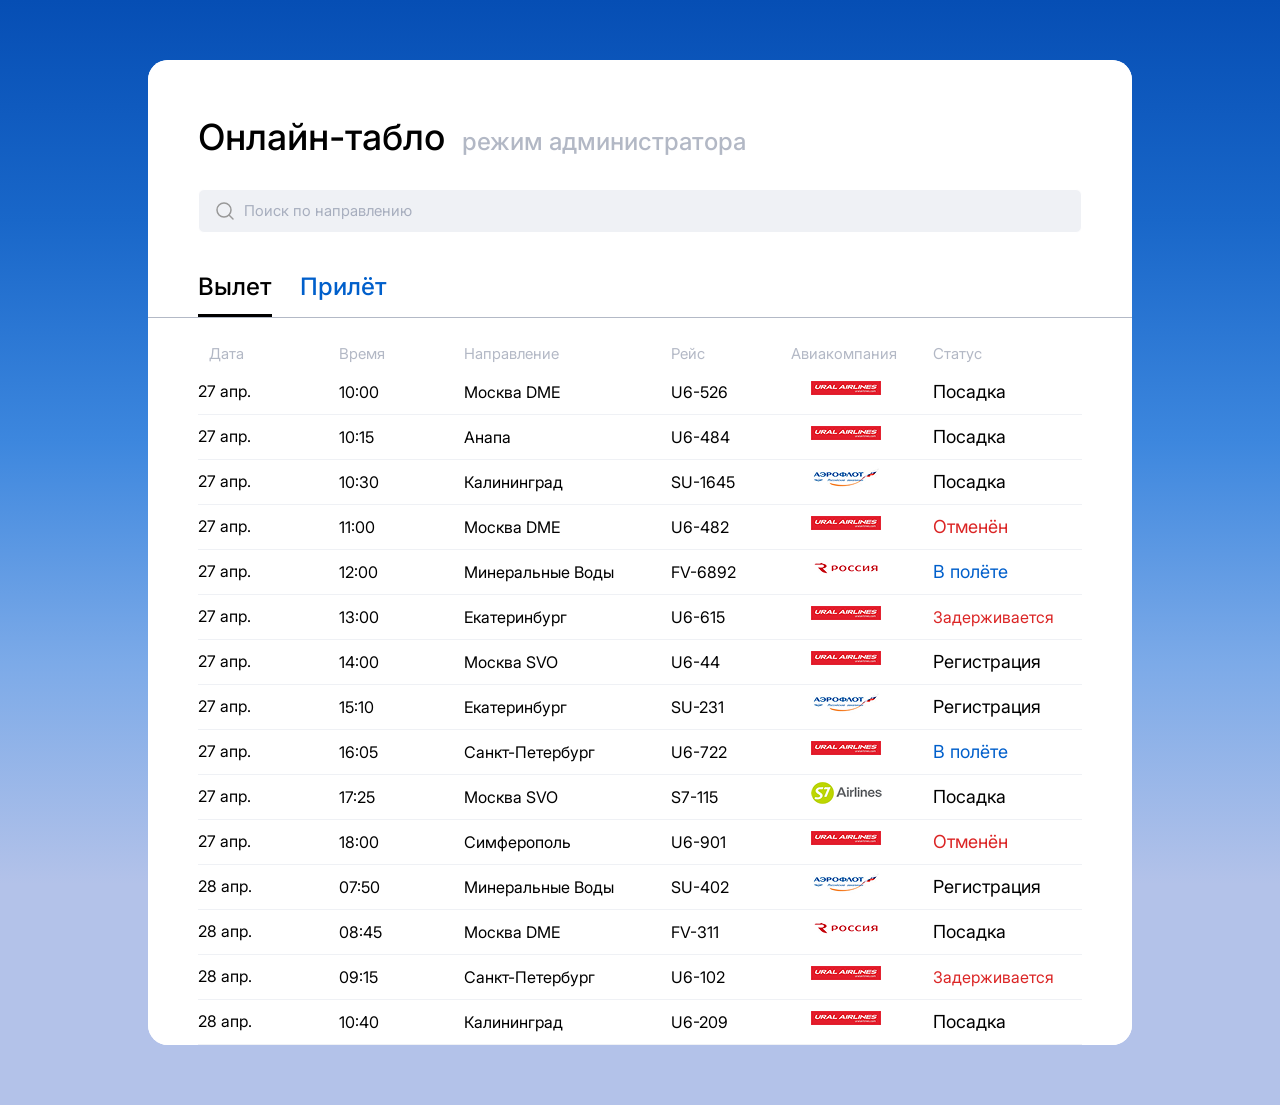
<file: index.html>
<!DOCTYPE html>
<html lang="ru">
<head>
    <meta charset="UTF-8">
    <meta name="viewport" content="width=device-width, initial-scale=1.0">
    <title>Онлайн-табло аэропорта</title>
    <link rel="stylesheet" href="css/style.css">
</head>
<body class="page">
    <main class="board board--user">
        <header class="board__header board__header--user">
            <div class="board__header-left">
                <h1 class="board__title">Онлайн-табло</h1>
                <a class="board__edit-btn" href="admin.html">режим администратора</a>

            </div>
        </header>

        <section class="board__search board__search--user">
            <h2 class="board__search-title visually-hidden">Поиск</h2>
            <div class="search search--user">
                <svg class="search__icon" width="20" height="20" viewBox="0 0 20 20" fill="none" aria-hidden="true">
                    <circle cx="9" cy="9" r="7" stroke="#999" stroke-width="1.5"/>
                    <line x1="14" y1="14" x2="18" y2="18" stroke="#999" stroke-width="1.5" stroke-linecap="round"/>
                </svg>
                <label for="searchInput" class="search__label visually-hidden">Поиск по направлению</label>
                <input type="text" class="search__input" id="searchInput" placeholder="Поиск по направлению" aria-label="Поиск по направлению">
            </div>
        </section>

        <nav class="board__tabs board__tabs--user">
            <button class="board__tab board__tab--active" data-type="Вылет" id="tabDeparture">Вылет</button>
            <button class="board__tab" data-type="Прилёт" id="tabArrival">Прилёт</button>
        </nav>

        <section class="board__table-section board__table-section--user">
            <h2 class="board__table-title visually-hidden">Информация о полёте</h2>
            <table class="board__table" id="flightsTable">
                <thead class="board__thead">
                    <tr class="board__row board__row--user board__row--header">
                        <th class="board__cell board__cell--header board__cell--user-data">Дата</th>
                        <th class="board__cell board__cell--header board__cell--user-time">Время</th>
                        <th class="board__cell board__cell--header board__cell--user-direction">Направление</th>
                        <th class="board__cell board__cell--header board__cell--user-flight">Рейс</th>
                        <th class="board__cell board__cell--header board__cell--airline board__cell--airline-user">Авиакомпания</th>
                        <th class="board__cell board__cell--header board__cell--user-status">Статус</th>
                    </tr>
                </thead>
                <tbody class="board__tbody board__tbody--user" id="flightsBody">
                </tbody>
            </table>
        </section>
    </main>

    <script src="js/data.js"></script>
    <script src="js/main.js"></script>
</body>
</html>
</file>
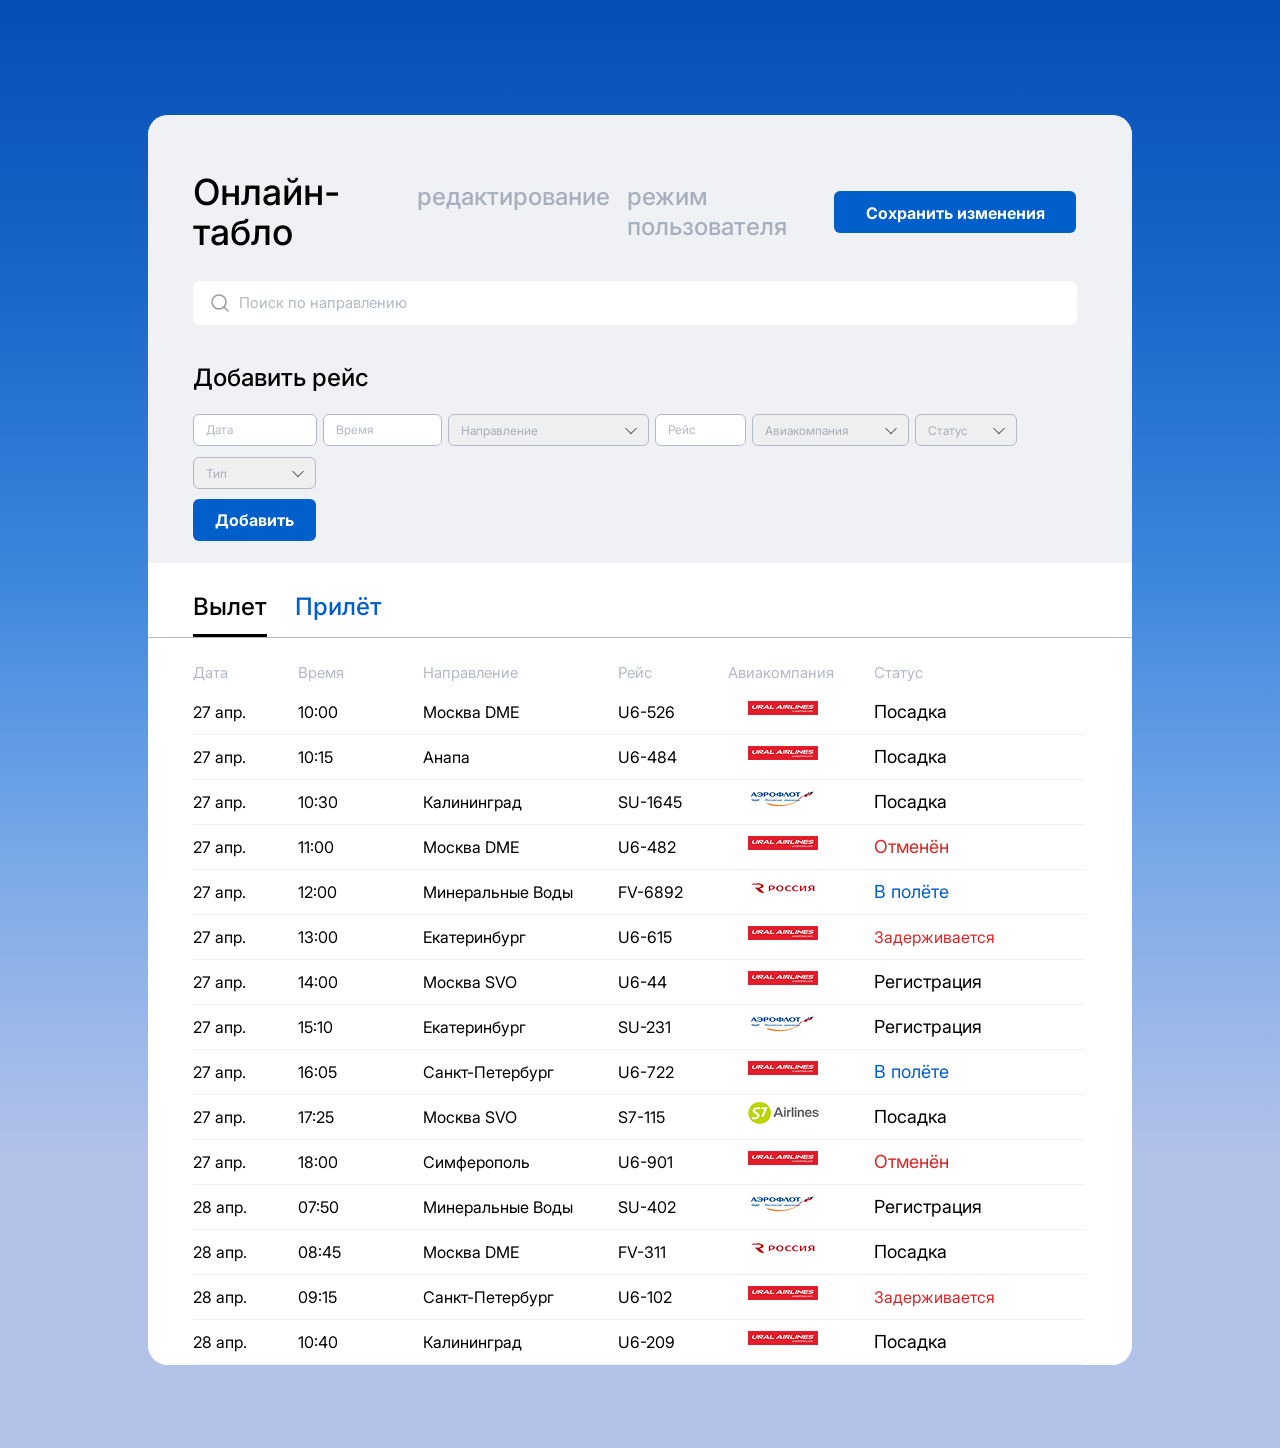
<file: admin.html>
<!DOCTYPE html>
<html lang="ru">

<head>
    <meta charset="UTF-8">
    <meta name="viewport" content="width=device-width, initial-scale=1.0">
    <title>Онлайн-табло — Администратор</title>
    <link rel="stylesheet" href="css/style.css">
</head>

<body class="page page--admin">
    <main class="board">
        <header class="board__header">
            <div class="board__header-left">
                <h1 class="board__title board__title--admin">Онлайн-табло</h1>
                <button class="board__edit-btn" id="editBtn">редактирование</button>
                <a class="board__edit-btn" href="index.html">режим пользователя</a>
            </div>
            <div class="board__header-right">
                <button class="board__save-btn" id="saveBtn">Сохранить изменения</button>
            </div>
        </header>

        <section class="board__search">
            <h2 class="board__search-title visually-hidden">Поиск</h2>
            <div class="search">
                <svg class="search__icon" width="20" height="20" viewBox="0 0 20 20" fill="none" aria-hidden="true">
                    <circle cx="9" cy="9" r="7" stroke="#999" stroke-width="1.5" />
                    <line x1="14" y1="14" x2="18" y2="18" stroke="#999" stroke-width="1.5" stroke-linecap="round" />
                </svg>
                <label for="searchInput" class="search__label visually-hidden">Поиск по направлению</label>
                <input type="text" class="search__input" id="searchInput" placeholder="Поиск по направлению"
                    aria-label="Поиск по направлению">
            </div>
        </section>

        <section class="board__add-section">
            <h2 class="board__add-title">Добавить рейс</h2>
            <form class="add-form" id="addForm">
                <div class="add-form__wrapper">
                    <div class="add-form__group add-form__group--flex-1">
                        <label class="add-form__label visually-hidden" for="addDate">Дата</label>
                        <div class="form-error-message"></div>
                        <input type="text" class="add-form__input" id="addDate" placeholder="Дата">
                    </div>

                    <div class="add-form__group add-form__group--flex-2">
                        <label class="add-form__label visually-hidden" for="addTime">Время</label>
                        <div class="form-error-message"></div>
                        <input type="text" class="add-form__input" id="addTime" placeholder="Время">
                    </div>

                    <div class="add-form__group add-form__group--flex-3">
                        <label class="add-form__label visually-hidden" for="addDirection">Направление</label>
                        <div class="form-error-message"></div>
                        <select class="add-form__select" id="addDirection">
                            <option value="">Направление</option>
                            <option value="Москва SVO">Москва SVO</option>
                            <option value="Сочи">Сочи</option>
                            <option value="Санкт-Петербург">Санкт-Петербург</option>
                            <option value="Москва DME">Москва DME</option>
                            <option value="Анапа">Анапа</option>
                            <option value="Калининград">Калининград</option>
                            <option value="Минеральные Воды">Минеральные Воды</option>
                            <option value="Симферополь">Симферополь</option>
                            <option value="Екатеринбург">Екатеринбург</option>
                            <option value="Новосибирск">Новосибирск</option>
                        </select>
                        <svg class="add-form__icon" width="12" height="6" viewBox="0 0 12 6" fill="none"
                            xmlns="http://www.w3.org/2000/svg">
                            <use xlink:href="images/sprite.svg#icon-arrow"></use>
                        </svg>
                    </div>

                    <div class="add-form__group add-form__group--flex-4">
                        <label class="add-form__label visually-hidden" for="addFlight">Рейс</label>
                        <div class="form-error-message"></div>
                        <input type="text" class="add-form__input" id="addFlight" placeholder="Рейс">
                    </div>

                    <div class="add-form__group add-form__group--flex-5">
                        <label class="add-form__label visually-hidden" for="addAirline">Авиакомпания</label>
                        <div class="form-error-message"></div>
                        <select class="add-form__select" id="addAirline">
                            <option value="">Авиакомпания</option>
                            <option value="АЭРОФЛОТ">АЭРОФЛОТ</option>
                            <option value="РОССИЯ">РОССИЯ</option>
                            <option value="Nordwind">Nordwind</option>
                            <option value="Ural Airlines">Ural Airlines</option>
                            <option value="S7 Airlines">S7 Airlines</option>
                            <option value="Уральские авиалинии">Уральские авиалинии</option>
                        </select>
                        <svg class="add-form__icon" width="12" height="6" viewBox="0 0 12 6" fill="none"
                            xmlns="http://www.w3.org/2000/svg">
                            <use xlink:href="images/sprite.svg#icon-arrow"></use>
                        </svg>
                    </div>

                    <div class="add-form__group add-form__group--flex-6">
                        <label class="add-form__label visually-hidden" for="addStatus">Статус</label>
                        <div class="form-error-message"></div>
                        <select class="add-form__select" id="addStatus">
                            <option value="">Статус</option>
                            <option value="Прибыл">Прибыл</option>
                            <option value="Посадка">Посадка</option>
                            <option value="В полёте">В полёте</option>
                            <option value="Отменён">Отменён</option>
                            <option value="Задерживается">Задерживается</option>
                            <option value="Регистрация">Регистрация</option>
                        </select>
                        <svg class="add-form__icon" width="12" height="6" viewBox="0 0 12 6" fill="none"
                            xmlns="http://www.w3.org/2000/svg">
                            <use xlink:href="images/sprite.svg#icon-arrow"></use>
                        </svg>
                    </div>

                    <div class="add-form__group add-form__group--flex-7">
                        <label class="add-form__label visually-hidden" for="addType">Тип</label>
                        <div class="form-error-message"></div>
                        <select class="add-form__select" id="addType">
                            <option value="">Тип</option>
                            <option value="Вылет">Вылет</option>
                            <option value="Прилёт">Прилёт</option>
                        </select>
                        <svg class="add-form__icon" width="12" height="6" viewBox="0 0 12 6" fill="none"
                            xmlns="http://www.w3.org/2000/svg">
                            <use xlink:href="images/sprite.svg#icon-arrow"></use>
                        </svg>
                    </div>
                </div>
                <button type="submit" class="add-form__btn" id="addBtn">Добавить</button>
            </form>
        </section>


        <nav class="board__tabs" >
            <button class="board__tab board__tab--active" data-type="Вылет" id="tabDeparture">Вылет</button>
            <button class="board__tab" data-type="Прилёт" id="tabArrival">Прилёт</button>
        </nav>

        <section class="board__table-section">
            <h2 class="board__table-title visually-hidden">Информация о полёте</h2>
            <table class="board__table" id="flightsTable">
                <thead class="board__thead">
                    <tr class="board__row board__row--admin board__row--header">
                        <th class="board__cell board__cell--header board__cell--header-date">Дата</th>
                        <th class="board__cell board__cell--header board__cell--header-time">Время</th>
                        <th class="board__cell board__cell--header board__cell--header-direction">Направление</th>
                        <th class="board__cell board__cell--header board__cell--header-flight">Рейс</th>
                        <th class="board__cell board__cell--header board__cell--header-airline board__cell--airline">
                            Авиакомпания</th>
                        <th class="board__cell board__cell--header board__cell--header-status">Статус</th>
                        <th class="board__cell board__cell--header board__cell--hidden" id="editHeader"></th>
                    </tr>
                </thead>
                <tbody class="board__tbody" id="flightsBody">
                </tbody>
            </table>
        </section>
    </main>

    <script src="js/data.js"></script>
    <script src="js/admin.js"></script>
</body>

</html>
</file>
<file: css/style.css>
@charset "UTF-8";
*,
*::before,
*::after {
  margin: 0;
  padding: 0;
  box-sizing: border-box;
}

body {
  font-family: "Inter", "Segoe UI", "Helvetica Neue", Arial, sans-serif;
  min-height: 100vh;
  background: linear-gradient(180deg, #064EB4 0%, #1967C9 20%, #3D87DE 40%, #7CAAE8 60%, #B3C2E9 80%, #B3C2E9 100%);
  display: flex;
  flex-direction: column;
  margin: 0;
  padding: 0;
  overflow-x: hidden;
}

.page {
  padding: 60px 0;
}
.page--admin {
  padding: 115px 0 83px;
}
@media (max-width: 1070px) {
  .page {
    padding: 60px 40px;
  }
}
@media (max-width: 800px) {
  .page {
    padding: 60px 20px;
  }
}
@media (max-width: 600px) {
  .page {
    padding: 24px 10px;
  }
}

main {
  flex-grow: 1;
}

a {
  text-decoration: none;
}

.visually-hidden {
  position: absolute;
  width: 1px;
  height: 1px;
  margin: -1px;
  padding: 0;
  overflow: hidden;
  white-space: nowrap;
  border: 0;
  clip: rect(0 0 0 0);
  clip-path: inset(100%);
}

/*! normalize.css v8.0.1 | MIT License | github.com/necolas/normalize.css */
/* Document
  ========================================================================== */
/**
 * 1. Correct the line height in all browsers.
 * 2. Prevent adjustments of font size after orientation changes in iOS.
 */
html {
  line-height: 1.15; /* 1 */
  -webkit-text-size-adjust: 100%; /* 2 */
}

/* Sections
  ========================================================================== */
/**
* Remove the margin in all browsers.
*/
body {
  margin: 0;
}

/**
* Render the `main` element consistently in IE.
*/
main {
  display: block;
}

/**
* Correct the font size and margin on `h1` elements within `section` and
* `article` contexts in Chrome, Firefox, and Safari.
*/
h1 {
  margin: 0.67em 0;
  font-size: 2em;
}

/* Grouping content
  ========================================================================== */
/**
* 1. Add the correct box sizing in Firefox.
* 2. Show the overflow in Edge and IE.
*/
hr {
  box-sizing: content-box; /* 1 */
  height: 0; /* 1 */
  overflow: visible; /* 2 */
}

/**
* 1. Correct the inheritance and scaling of font size in all browsers.
* 2. Correct the odd `em` font sizing in all browsers.
*/
pre {
  font-size: 1em; /* 2 */
  font-family: monospace, monospace; /* 1 */
}

/* Text-level semantics
  ========================================================================== */
/**
* Remove the gray background on active links in IE 10.
*/
a {
  background-color: transparent;
}

/**
* 1. Remove the bottom border in Chrome 57-
* 2. Add the correct text decoration in Chrome, Edge, IE, Opera, and Safari.
*/
abbr[title] {
  text-decoration: underline; /* 2 */
  -webkit-text-decoration: underline dotted;
          text-decoration: underline dotted; /* 2 */
  border-bottom: none; /* 1 */
}

/**
* Add the correct font weight in Chrome, Edge, and Safari.
*/
b,
strong {
  font-weight: bolder;
}

/**
* 1. Correct the inheritance and scaling of font size in all browsers.
* 2. Correct the odd `em` font sizing in all browsers.
*/
code,
kbd,
samp {
  font-size: 1em; /* 2 */
  font-family: monospace, monospace; /* 1 */
}

/**
* Add the correct font size in all browsers.
*/
small {
  font-size: 80%;
}

/**
* Prevent `sub` and `sup` elements from affecting the line height in
* all browsers.
*/
sub,
sup {
  position: relative;
  font-size: 75%;
  line-height: 0;
  vertical-align: baseline;
}

sub {
  bottom: -0.25em;
}

sup {
  top: -0.5em;
}

/* Embedded content
  ========================================================================== */
/**
* Remove the border on images inside links in IE 10.
*/
img {
  border-style: none;
}

/* Forms
  ========================================================================== */
/**
* 1. Change the font styles in all browsers.
* 2. Remove the margin in Firefox and Safari.
*/
button,
input,
optgroup,
select,
textarea {
  margin: 0; /* 2 */
  font-size: 100%; /* 1 */
  line-height: 1.15; /* 1 */
  font-family: inherit; /* 1 */
}

/**
* Show the overflow in IE.
* 1. Show the overflow in Edge.
*/
button,
input {
  /* 1 */
  overflow: visible;
}

/**
* Remove the inheritance of text transform in Edge, Firefox, and IE.
* 1. Remove the inheritance of text transform in Firefox.
*/
button,
select {
  /* 1 */
  text-transform: none;
}

/**
* Correct the inability to style clickable types in iOS and Safari.
*/
button,
[type=button],
[type=reset],
[type=submit] {
  -webkit-appearance: button;
}

/**
* Remove the inner border and padding in Firefox.
*/
button::-moz-focus-inner,
[type=button]::-moz-focus-inner,
[type=reset]::-moz-focus-inner,
[type=submit]::-moz-focus-inner {
  padding: 0;
  border-style: none;
}

/**
* Restore the focus styles unset by the previous rule.
*/
button:-moz-focusring,
[type=button]:-moz-focusring,
[type=reset]:-moz-focusring,
[type=submit]:-moz-focusring {
  outline: 1px dotted ButtonText;
}

/**
* Correct the padding in Firefox.
*/
fieldset {
  padding: 0.35em 0.75em 0.625em;
}

/**
* 1. Correct the text wrapping in Edge and IE.
* 2. Correct the color inheritance from `fieldset` elements in IE.
* 3. Remove the padding so developers are not caught out when they zero out
*    `fieldset` elements in all browsers.
*/
legend {
  display: table; /* 1 */
  box-sizing: border-box; /* 1 */
  max-width: 100%; /* 1 */
  padding: 0; /* 3 */
  color: inherit; /* 2 */
  white-space: normal; /* 1 */
}

/**
* Add the correct vertical alignment in Chrome, Firefox, and Opera.
*/
progress {
  vertical-align: baseline;
}

/**
* Remove the default vertical scrollbar in IE 10+.
*/
textarea {
  overflow: auto;
}

/**
* 1. Add the correct box sizing in IE 10.
* 2. Remove the padding in IE 10.
*/
[type=checkbox],
[type=radio] {
  box-sizing: border-box; /* 1 */
  padding: 0; /* 2 */
}

/**
* Correct the cursor style of increment and decrement buttons in Chrome.
*/
[type=number]::-webkit-inner-spin-button,
[type=number]::-webkit-outer-spin-button {
  height: auto;
}

/**
* 1. Correct the odd appearance in Chrome and Safari.
* 2. Correct the outline style in Safari.
*/
[type=search] {
  outline-offset: -2px; /* 2 */
  -webkit-appearance: textfield; /* 1 */
}

/**
* Remove the inner padding in Chrome and Safari on macOS.
*/
[type=search]::-webkit-search-decoration {
  -webkit-appearance: none;
}

/**
* 1. Correct the inability to style clickable types in iOS and Safari.
* 2. Change font properties to `inherit` in Safari.
*/
::-webkit-file-upload-button {
  font: inherit; /* 2 */
  -webkit-appearance: button; /* 1 */
}

/* Interactive
  ========================================================================== */
/*
* Add the correct display in Edge, IE 10+, and Firefox.
*/
details {
  display: block;
}

/*
* Add the correct display in all browsers.
*/
summary {
  display: list-item;
}

/* Misc
  ========================================================================== */
/**
* Add the correct display in IE 10+.
*/
template {
  display: none;
}

/**
* Add the correct display in IE 10.
*/
[hidden] {
  display: none;
}

@font-face {
  font-family: "Inter";
  src: url("/fonts/Inter24pt-Regular.woff2") format("woff2"), url("/fonts/Inter24pt-Regular.woff") format("woff");
  font-weight: 400;
  font-style: normal;
  font-display: swap;
}
@font-face {
  font-family: "Inter";
  src: url("/fonts/Inter18pt-Bold.woff2") format("woff2"), url("/fonts/Inter18pt-Bold.woff") format("woff");
  font-weight: 700;
  font-style: normal;
  font-display: swap;
}
@font-face {
  font-family: "Inter";
  src: url("/fonts/Inter18pt-Medium.woff2") format("woff2"), url("/fonts/Inter18pt-Medium.woff") format("woff");
  font-weight: 500;
  font-style: normal;
  font-display: swap;
}
.board {
  width: 100%;
  max-width: 984px;
  background: #EFF1F5;
  border-radius: 20px;
  overflow: hidden;
  margin: 0 auto;
}
.board--user {
  background-color: #ffffff;
}
@media (max-width: 768px) {
  .board--user {
    max-width: 768px;
  }
}
.board__header {
  display: flex;
  justify-content: space-between;
  align-items: center;
  padding: 57px 56px 29px 45px;
  background: #EFF1F5;
}
@media (max-width: 845px) {
  .board__header {
    padding: 59px 20px 19px 32px;
  }
}
@media (max-width: 680px) {
  .board__header {
    flex-direction: column;
    align-items: flex-start;
    gap: 10px;
  }
}
@media (max-width: 455px) {
  .board__header {
    padding: 26px 15px 32px 7px;
    gap: 27px;
  }
}
.board__header--user {
  padding: 57px 50px 32px 50px;
  background-color: #ffffff;
}
@media (max-width: 768px) {
  .board__header--user {
    padding: 59px 20px 22px 32px;
  }
}
@media (max-width: 600px) {
  .board__header--user {
    padding: 26px 10px 0;
  }
}
.board__header-left {
  display: flex;
  align-items: baseline;
  gap: 17px;
}
@media (max-width: 845px) {
  .board__header-left {
    gap: 10px;
  }
}
@media (max-width: 757px) {
  .board__header-left {
    gap: 5px;
  }
}
@media (max-width: 400px) {
  .board__header-left {
    flex-direction: column;
    gap: 3px;
  }
}
.board__header-right {
  display: flex;
  align-items: center;
}
@media (max-width: 600px) {
  .board__header-right {
    width: 100%;
  }
}
.board__title {
  font-weight: 500;
  font-size: 36px;
  line-height: 40px;
  margin: 0;
}
@media (max-width: 600px) {
  .board__title {
    font-size: 24px;
    line-height: 28px;
  }
}
@media (max-width: 1024px) {
  .board__title--admin {
    font-size: 32px;
    line-height: 36px;
  }
}
@media (max-width: 800px) {
  .board__title--admin {
    font-size: 30px;
  }
}
@media (max-width: 777px) {
  .board__title--admin {
    font-size: 32px;
    line-height: 34px;
  }
}
@media (max-width: 710px) {
  .board__title--admin {
    font-size: 28px;
    line-height: 32px;
  }
}
@media (max-width: 430px) {
  .board__title--admin {
    font-size: 24px;
    line-height: 28px;
    margin-left: 3px;
  }
}
.board__edit-btn {
  font-weight: 500;
  font-size: 24px;
  line-height: 30px;
  color: rgba(0, 21, 62, 0.3019607843);
  background: none;
  border: none;
  cursor: pointer;
  padding: 0;
}
@media (max-width: 1024px) {
  .board__edit-btn {
    font-size: 20px;
    line-height: 20px;
  }
}
@media (max-width: 980px) {
  .board__edit-btn {
    font-size: 18px;
  }
}
@media (max-width: 940px) {
  .board__edit-btn {
    font-size: 14px;
  }
}
@media (max-width: 376px) {
  .board__edit-btn {
    font-size: 12px;
    line-height: 16px;
    text-transform: lowercase;
  }
}
.board__save-btn {
  font-weight: 600;
  font-size: 16px;
  line-height: 20px;
  width: 242px;
  color: #ffffff;
  background: #005FCB;
  border: none;
  border-radius: 6px;
  padding: 12px 0 10px;
  cursor: pointer;
}
.board__save-btn:hover {
  background-color: #0B8C00;
}
@media (max-width: 746px) {
  .board__save-btn {
    font-size: 14px;
    width: 200px;
  }
}
@media (max-width: 600px) {
  .board__save-btn {
    width: 100%;
  }
}
@media (max-width: 376px) {
  .board__save-btn {
    height: 36px;
    font-size: 12px;
    line-height: 16px;
    padding: 10px 0;
  }
}

.board__search {
  padding: 0 55px 39px 45px;
}
@media (max-width: 768px) {
  .board__search {
    padding: 16px 20px 20px 32px;
  }
}
@media (max-width: 376px) {
  .board__search {
    padding: 0 10px 31px 10px;
  }
}
.board__search--user {
  padding: 0 50px 10px 50px;
  background-color: #ffffff;
}
@media (max-width: 768px) {
  .board__search--user {
    padding: 16px 20px 20px 32px;
  }
}
@media (max-width: 600px) {
  .board__search--user {
    padding: 19px 10px 8px 10px;
  }
}

.search {
  position: relative;
  width: 100%;
  max-width: 884px;
}
@media (max-width: 768px) {
  .search {
    height: 50px;
  }
}
@media (max-width: 600px) {
  .search {
    height: 40px;
  }
}
.search__icon {
  position: absolute;
  left: 17px;
  top: 50%;
  transform: translateY(-50%);
  pointer-events: none;
}
@media (max-width: 768px) {
  .search__icon {
    width: 24px;
    height: 24px;
  }
}
@media (max-width: 600px) {
  .search__icon {
    width: 16px;
    height: 16px;
  }
}
@media (max-width: 376px) {
  .search__icon {
    left: 13px;
  }
}
.search__input {
  width: 100%;
  padding: 10px 16px 10px 45px;
  border: 1px solid #ffffff;
  border-radius: 6px;
  background: #ffffff;
  font-weight: 400;
  font-size: 15px;
  line-height: 21.75px;
  outline: none;
}
@media (max-width: 768px) {
  .search__input {
    height: 100%;
    font-size: 21px;
    padding-left: 49px;
  }
}
@media (max-width: 600px) {
  .search__input {
    font-size: 14px;
    line-height: 21.75px;
  }
}
@media (max-width: 376px) {
  .search__input {
    padding-left: 37px;
  }
}
.search--user .search__input {
  background-color: #EFF1F5;
}
.search__input::-moz-placeholder {
  color: rgba(0, 21, 62, 0.3019607843);
}
.search__input::placeholder {
  color: rgba(0, 21, 62, 0.3019607843);
}

.board__add-section {
  padding: 0 55px 22px 45px;
  overflow: visible;
}
@media (max-width: 768px) {
  .board__add-section {
    padding: 16px 20px 41px 32px;
  }
}
@media (max-width: 376px) {
  .board__add-section {
    padding: 0 35px 29px 10px;
  }
}
.board__add-title {
  font-weight: 500;
  font-size: 24px;
  line-height: 28px;
  margin-bottom: 22px;
}
@media (max-width: 376px) {
  .board__add-title {
    font-size: 16px;
    line-height: 20px;
    margin-bottom: 19px;
  }
}

.add-form__wrapper {
  display: flex;
  gap: 11px 6px;
  flex-wrap: wrap;
  margin-bottom: 10px;
}
@media (max-width: 768px) {
  .add-form__wrapper {
    gap: 12px;
  }
}
@media (max-width: 376px) {
  .add-form__wrapper {
    margin-bottom: 20px;
  }
}
.add-form__group {
  position: relative;
  display: flex;
  flex-direction: column;
}
.add-form__group--flex-1 {
  width: 124px;
}
.add-form__group--flex-2 {
  width: 119px;
}
.add-form__group--flex-3 {
  width: 201px;
}
.add-form__group--flex-4 {
  width: 91px;
}
.add-form__group--flex-5 {
  width: 157px;
}
.add-form__group--flex-6 {
  width: 102px;
}
.add-form__group--flex-7 {
  width: 123px;
}
.add-form__input {
  height: 32px;
  padding: 7px 0 8px 12px;
  border: 1px solid #B3B9C6;
  border-radius: 6px;
  font-weight: 400;
  font-size: 12px;
  line-height: 21.75px;
  outline: none;
  -webkit-appearance: none;
  -moz-appearance: none;
  appearance: none;
}
.add-form__input::-moz-placeholder {
  color: rgba(0, 21, 62, 0.3019607843);
}
.add-form__input::placeholder {
  color: rgba(0, 21, 62, 0.3019607843);
}
.add-form__select {
  height: 32px;
  padding: 5px 0 5px 12px;
  font-size: 14px;
  border: 1px solid #B3B9C6;
  border-radius: 6px;
  color: rgba(0, 21, 62, 0.3019607843);
  font-weight: 400;
  font-size: 12px;
  line-height: 21.75px;
  cursor: pointer;
  -webkit-appearance: none;
  -moz-appearance: none;
  appearance: none;
  outline: none;
}
.add-form__select option {
  color: #000000;
}
.add-form__select option:checked {
  color: #0B8C00;
}
.add-form__select option[value=Прибыл] {
  color: #0B8C00;
}
.add-form__select option[value=Посадка] {
  color: #005FCB;
}
.add-form__select option[value="В полёте"] {
  color: #005FCB;
}
.add-form__select option[value=Отменён] {
  color: #DB2525;
}
.add-form__select option[value=Задерживается] {
  color: #DB2525;
}
.add-form__icon {
  position: absolute;
  right: 12px;
  top: 14px;
  pointer-events: none;
}
.add-form__btn {
  font-weight: 600;
  font-size: 16px;
  line-height: 20px;
  padding: 11px 0;
  color: #ffffff;
  background: #005FCB;
  border: none;
  border-radius: 6px;
  cursor: pointer;
  width: 123px;
}
.add-form__btn:hover {
  background-color: #0B8C00;
}
@media (max-width: 768px) {
  .add-form__btn {
    width: 157px;
  }
}
@media (max-width: 376px) {
  .add-form__btn {
    font-size: 12px;
    line-height: 16px;
  }
}
.add-form__group.has-error .form-error-message {
  opacity: 1;
  visibility: visible;
}
.add-form__group.has-error .add-form__input, .add-form__group.has-error .add-form__select {
  border-color: #DB2525;
}

.form-error-message {
  position: absolute;
  bottom: calc(100% + 1px);
  left: 0;
  color: #DB2525;
  font-size: 12px;
  font-weight: 500;
  white-space: nowrap;
  opacity: 0;
  visibility: hidden;
  transition: opacity 0.2s ease;
  z-index: 10;
  pointer-events: none;
}

.board__tabs {
  display: flex;
  gap: 28px;
  padding: 20px 55px 0 45px;
  border-bottom: 1px solid #B3B9C6;
  background-color: #ffffff;
}
@media (max-width: 768px) {
  .board__tabs {
    padding: 24px 20px 0 32px;
  }
}
@media (max-width: 376px) {
  .board__tabs {
    padding: 18px 10px 0 10px;
    gap: 8px;
  }
}
.board__tabs--user {
  padding: 20px 50px 0 50px;
}
@media (max-width: 768px) {
  .board__tabs--user {
    padding: 17px 20px 0 32px;
  }
}
@media (max-width: 600px) {
  .board__tabs--user {
    padding: 22px 10px 0 10px;
    gap: 8px;
  }
}

.board__tab {
  font-weight: 500;
  font-size: 24px;
  line-height: 28px;
  color: #005FCB;
  background: none;
  border: none;
  border-bottom: 3px solid transparent;
  padding: 10px 0 13px;
  cursor: pointer;
  transition: color 0.2s, border-color 0.2s;
}
.board__tab--active {
  color: #000000;
  border-bottom-color: #000000;
}
@media (max-width: 600px) {
  .board__tab {
    font-size: 14px;
    line-height: 18px;
    padding-bottom: 6px;
  }
}

.board__table-section {
  padding: 24px 50px 0 45px;
  background-color: #ffffff;
  height: 100%;
}
@media (max-width: 768px) {
  .board__table-section {
    padding: 24px 20px 0 32px;
  }
}
@media (max-width: 376px) {
  .board__table-section {
    padding: 0 12px 0 12px;
  }
}
.board__table-section--user {
  padding: 25px 50px 0 50px;
}
@media (max-width: 768px) {
  .board__table-section--user {
    padding: 24px 20px 0 32px;
  }
}
@media (max-width: 600px) {
  .board__table-section--user {
    padding: 0 12px 0 12px;
  }
}

.board__table {
  width: 100%;
  border-collapse: collapse;
  background: #ffffff;
  overflow: hidden;
}
.board__table--editing .board__cell--hidden {
  display: table-cell;
}
.board__table--editing .board__cell--header-status {
  padding-left: 10px;
  padding-right: 141px;
}
.board__table--editing .board__cell--airline {
  padding-right: 29px;
}
.board__table--editing .board__cell--hidden {
  padding: 0;
}
.board__table--editing .mobile-card {
  display: flex;
  flex-direction: column;
  gap: 9px;
}
.board__table--editing .mobile-card__status {
  text-align: left;
}

.board__row {
  border-bottom: 1px solid #EFF1F5;
}
.board__row--header:last-child {
  border: none;
}
@media (max-width: 680px) {
  .board__row--admin {
    display: none;
  }
}
@media (max-width: 600px) {
  .board__row--user {
    display: none;
  }
}

.board__cell {
  font-weight: 400;
  font-size: 16px;
  line-height: 26.1px;
  color: #000000;
  white-space: nowrap;
}
@media (max-width: 768px) {
  .board__cell {
    font-size: 17px;
  }
}
.board__cell--user {
  padding: 6px 0 8px 0;
}
@media (max-width: 768px) {
  .board__cell--user {
    padding: 9px 0 9px 0;
  }
}
.board__cell--header {
  text-align: left;
  white-space: nowrap;
  font-weight: 400;
  font-size: 15px;
  line-height: 21.75px;
  color: rgba(0, 21, 62, 0.3019607843);
}
.board__cell--header-date {
  width: 36px;
  padding: 0 70px 6px 0;
}
@media (max-width: 900px) {
  .board__cell--header-date {
    padding-right: 50px;
  }
}
@media (max-width: 768px) {
  .board__cell--header-date {
    padding: 1px 41px 3px 12px;
  }
}
@media (max-width: 750px) {
  .board__cell--header-date {
    padding-right: 15px;
  }
}
.board__cell--header-time {
  width: 47px;
  padding: 0 79px 6px 0;
}
@media (max-width: 900px) {
  .board__cell--header-time {
    padding-right: 30px;
  }
}
@media (max-width: 768px) {
  .board__cell--header-time {
    padding: 1px 31px 3px 0;
  }
}
@media (max-width: 750px) {
  .board__cell--header-time {
    padding-right: 10px;
  }
}
.board__cell--header-direction {
  width: 100px;
  padding: 0 100px 6px 0;
}
@media (max-width: 900px) {
  .board__cell--header-direction {
    padding-right: 70px;
  }
}
@media (max-width: 768px) {
  .board__cell--header-direction {
    padding: 1px 76px 3px 0;
  }
}
.board__cell--header-flight {
  width: 35px;
  padding: 0 76px 6px 0;
}
@media (max-width: 900px) {
  .board__cell--header-flight {
    padding-right: 50px;
  }
}
@media (max-width: 768px) {
  .board__cell--header-flight {
    padding: 1px 73px 3px 0;
  }
}
@media (max-width: 750px) {
  .board__cell--header-flight {
    padding-right: 50px;
  }
}
.board__cell--header-airline {
  width: 110px;
  padding: 0 40px 6px 0;
}
.board__cell--header-status {
  width: 49px;
  padding: 0 162px 6px 0;
}
@media (max-width: 768px) {
  .board__cell--header-status {
    padding: 1px 162px 3px 0;
  }
}
.board__cell--hidden {
  display: none;
}
.board__cell--user-data {
  width: 36px;
  padding: 0 95px 5px 11px;
}
@media (max-width: 900px) {
  .board__cell--user-data {
    padding-right: 59px;
  }
}
@media (max-width: 710px) {
  .board__cell--user-data {
    padding-right: 40px;
  }
}
.board__cell--user-time {
  width: 47px;
  padding: 0 79px 5px 0;
}
@media (max-width: 900px) {
  .board__cell--user-time {
    padding-right: 48px;
  }
}
@media (max-width: 710px) {
  .board__cell--user-time {
    padding-right: 20px;
  }
}
.board__cell--user-direction {
  width: 100px;
  padding: 0 112px 5px 0;
}
@media (max-width: 900px) {
  .board__cell--user-direction {
    padding-right: 93px;
  }
}
@media (max-width: 710px) {
  .board__cell--user-direction {
    padding-right: 60px;
  }
}
.board__cell--user-flight {
  width: 34px;
  padding: 0 86px 5px 0;
}
@media (max-width: 710px) {
  .board__cell--user-flight {
    padding-right: 60px;
  }
}
.board__cell--user-status {
  padding: 0 0 5px 0;
}
.board__cell--airline-user {
  width: 110px;
  padding: 0 36px 5px 0;
}
@media (max-width: 710px) {
  .board__cell--airline-user {
    padding-right: 20px;
  }
}
@media (max-width: 1024px) {
  .board__cell--airline {
    display: none;
  }
}
.board__cell--arrived {
  font-size: 18px;
  color: #0B8C00;
}
.board__cell--boarding {
  font-size: 18px;
  color: #000000;
}
.board__cell--flying {
  font-size: 18px;
  color: #005FCB;
}
.board__cell--cancelled {
  font-size: 18px;
  color: #DB2525;
}
.board__cell--delayed {
  font-style: 18px;
  color: #DB2525;
}
.board__cell--registration {
  font-size: 18px;
  color: #000000;
}
.board__cell--status {
  padding: 0;
}
.board__cell--mobile-card {
  padding: 0;
}

.board__empty {
  text-align: center;
  padding: 40px;
  font-size: 15px;
}

.board__logo-img {
  margin-left: 20px;
}

@media (max-width: 600px) {
  .board__tbody--user .board__row {
    display: flex;
    justify-content: space-between;
    padding: 14px 0 13px 0;
  }
}

.board__tbody .board__row {
  height: 45px;
}
@media (max-width: 600px) {
  .board__tbody .board__row {
    height: 86px;
  }
}

.table__cell-wrapper {
  display: flex;
  gap: 9px;
}
.table__date, .table__time, .table__flight {
  font-weight: 400;
  font-size: 10px;
  line-height: 13.9px;
}
.table__direction {
  font-weight: 500;
  font-size: 14px;
  line-height: 13.9px;
}
@media (max-width: 600px) {
  .table__cell--info {
    display: flex;
    flex-direction: column;
    gap: 8px;
  }
}
.table__cell--status {
  display: flex;
  flex-direction: column;
  gap: 8px;
  text-align: right;
}
.table__status-label {
  font-weight: 400;
  font-size: 10px;
  line-height: 13.9px;
  color: #B0B0B0;
}
.table__status-value {
  font-weight: 500;
  font-size: 16px;
  line-height: 13.9px;
}

.mobile-card {
  display: flex;
  justify-content: space-between;
  padding: 15px 0 12px 0;
}
.mobile-card__header {
  display: flex;
  gap: 9px;
}
.mobile-card__inner {
  display: flex;
  flex-direction: column;
  gap: 8px;
}
.mobile-card__date, .mobile-card__time, .mobile-card__flight {
  font-weight: 400;
  font-size: 10px;
  line-height: 13.9px;
}
.mobile-card__actions {
  display: flex;
  flex-direction: column;
  gap: 8px;
}
.mobile-card__status {
  font-weight: 400;
  font-size: 10px;
  line-height: 13.9px;
  color: #B0B0B0;
  text-align: right;
}
.mobile-card__direction {
  font-weight: 500;
  font-size: 14px;
  line-height: 13.9px;
}
.mobile-card__wrapper {
  display: flex;
  justify-content: space-between;
}

.mobile-status-badge {
  font-weight: 500;
  font-size: 16px;
  line-height: 13.9px;
}

.status-select {
  font-weight: 400;
  font-size: 16px;
  line-height: 26.1px;
  padding-left: 9px;
  border: 1px solid rgba(0, 21, 62, 0.3019607843);
  border-radius: 4px;
  background: transparent;
  cursor: pointer;
  -webkit-appearance: none;
  -moz-appearance: none;
  appearance: none;
  outline: none;
  width: 194px;
  height: 32px;
}
@media (max-width: 768px) {
  .status-select {
    width: 190px;
    font-size: 18px;
  }
}
.status-select__wrapper {
  position: relative;
}
.status-select__icon {
  position: absolute;
  left: 169px;
  top: 50%;
  transform: translateY(-50%);
  pointer-events: none;
}
@media (max-width: 768px) {
  .status-select__icon {
    left: 164px;
    transform: translateY(-25%);
  }
}

.status-select.board__cell--arrived {
  color: #0B8C00;
}

.status-select.board__cell--boarding {
  color: #000000;
}

.status-select.board__cell--flying {
  color: #005FCB;
}

.status-select.board__cell--cancelled {
  color: #DB2525;
}

.status-select.board__cell--delayed {
  color: #DB2525;
}

.status-select.board__cell--registration {
  color: #000000;
}

.delete-icon {
  display: inline-flex;
  align-items: center;
  justify-content: center;
  width: 22px;
  height: 29px;
  border: none;
  background: transparent;
  cursor: pointer;
  padding: 0;
}
</file>
